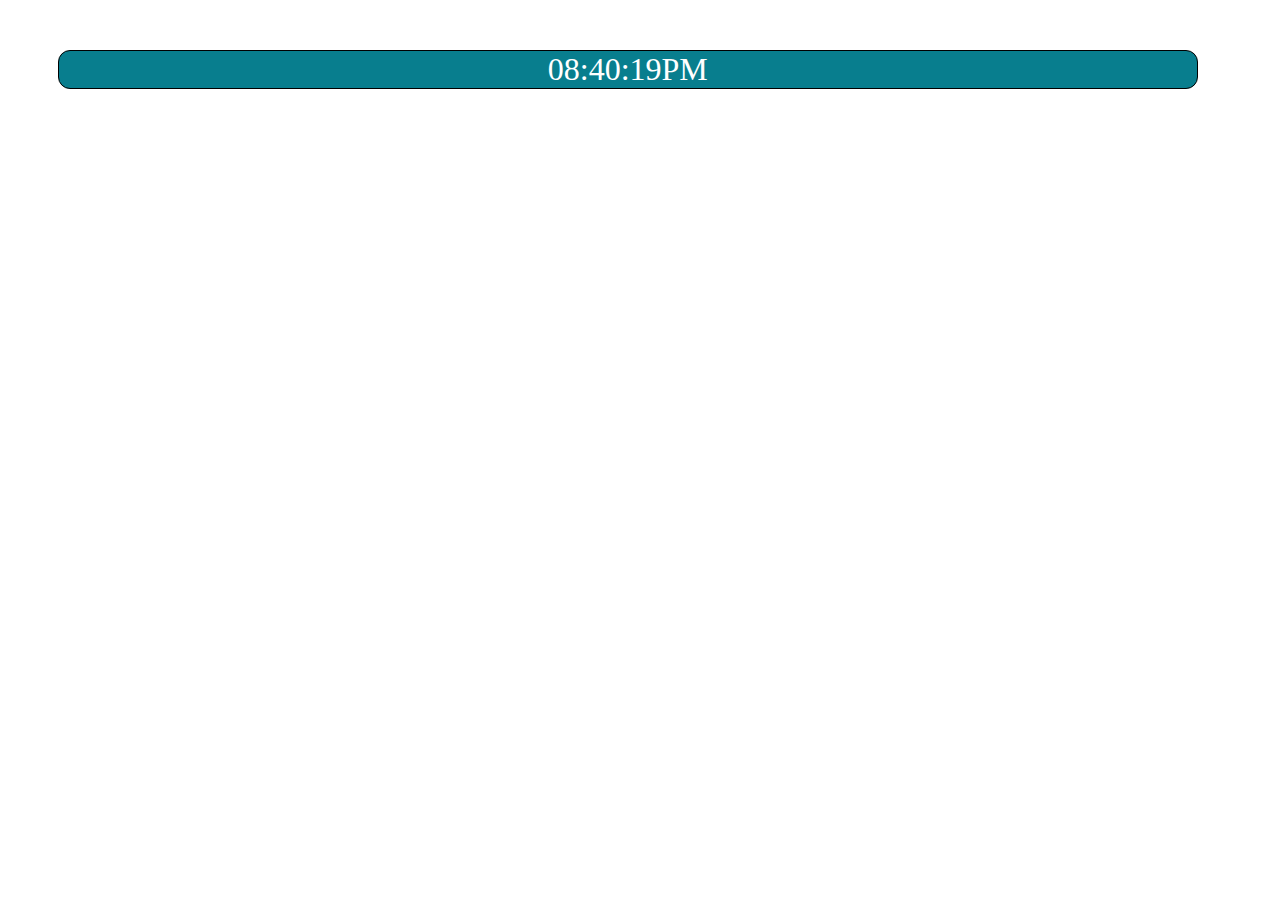
<file: clock1.html>
<!DOCTYPE html> 
<html lang="en"> 
<head> 
	<meta charset="UTF-8"> 
	<meta name="viewport" content= 
	"width=device-width, initial-scale=1.0"> 
	<title>My Clock</title> 
	<link rel="stylesheet" href="clock1.css">
	
</head> 
<body> 
	<div id="clock"></div> 

	<script src="clock1.js"></script> 
</body> 
</html>
</file>
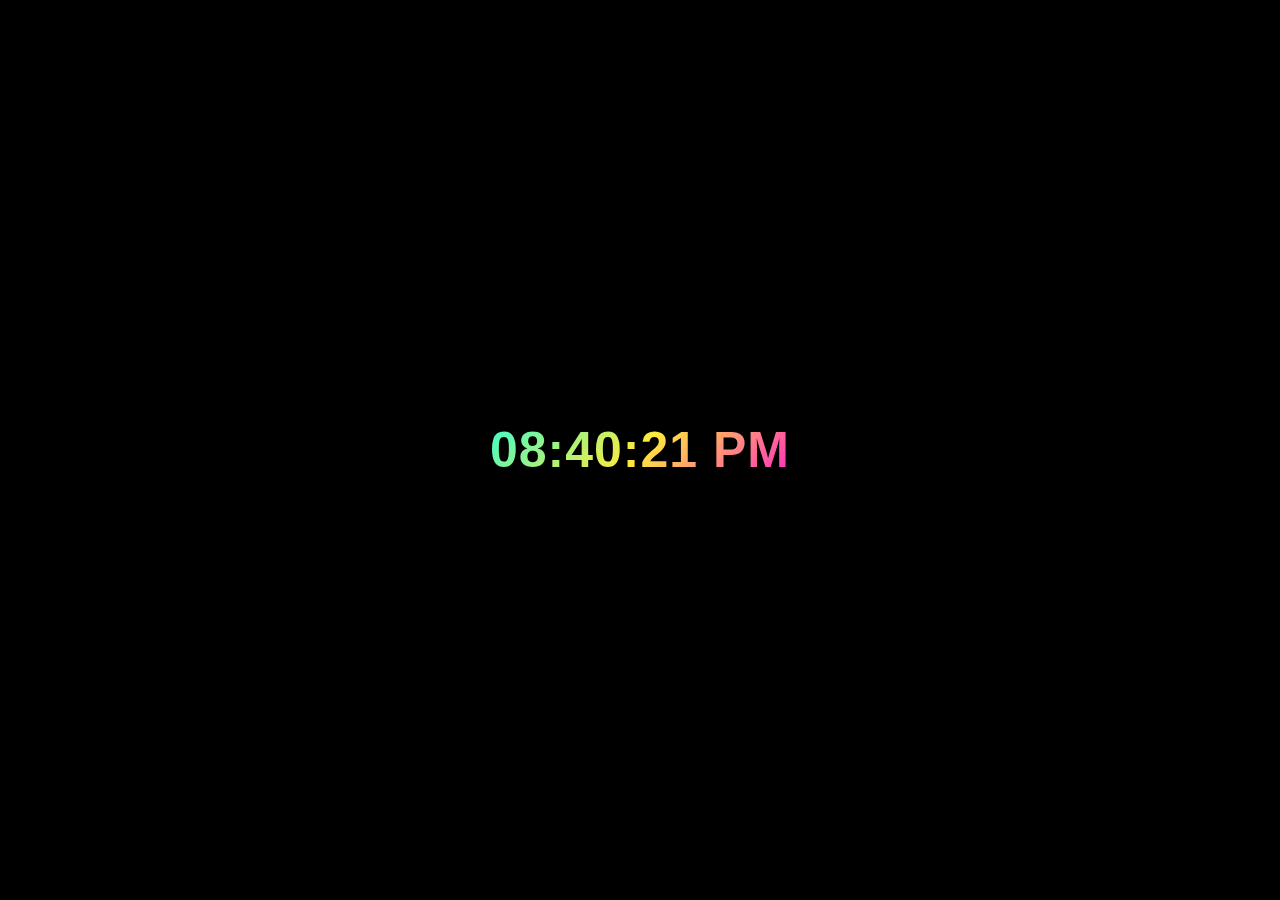
<file: digitalclock.html>
<!DOCTYPE html>
<html lang="en">
<head>
    <meta charset="UTF-8">
    <meta name="viewport" content="width=device-width, initial-scale=1.0">
    <title>Digital Clock</title>
    <link rel="stylesheet" href="digitalclock.css">
</head>
<body>
    <div class="wrapper">
        <div class="display">
            <div id="time">
                12:00:00
            </div>
            <span></span>
            <span></span>
        </div>
    </div>
     <script>
 
            
        setInterval(()=>{
            const time = document.querySelector("#time");
            let date = new Date();
            let hours = date.getHours();
            let minutes = date.getMinutes();
            let seconds = date.getSeconds();
            let day_night = "AM"

            if(hours > 12){
                day_night="PM"
                hours = hours - 12;

            }
            if(hours<10){
                hours = "0" + hours;

            }
            if(minutes<10){
                minutes = "0" + minutes;

            }
            if(seconds<10){
                seconds = "0" + seconds;
            }
            time.textContent = hours +":"+ minutes +":"+ seconds+" "+ day_night;
         });




    </script> 

    
</body>
</html>
</file>
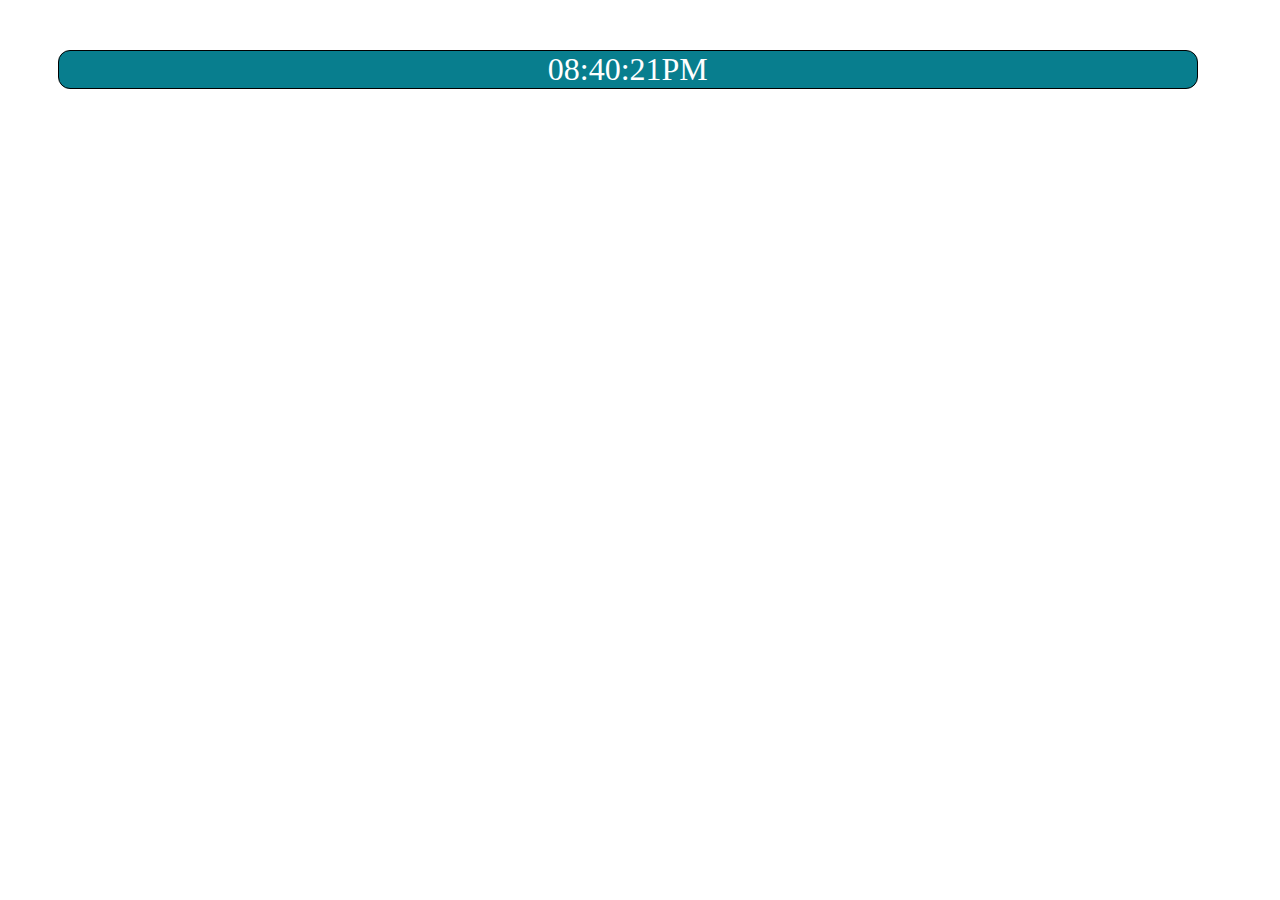
<file: Net_Clock.html>
<!DOCTYPE html> 
<html lang="en"> 
<head> 
	<meta charset="UTF-8"> 
	<meta name="viewport" content= 
	"width=device-width, initial-scale=1.0"> 
	<title>My Clock</title> 
	<link rel="stylesheet" href="Net_Clock.css">
	
</head> 
<body> 
	<div id="clock"></div> 

	<script src="Net_Clock.js"></script> 
</body> 
</html>
</file>
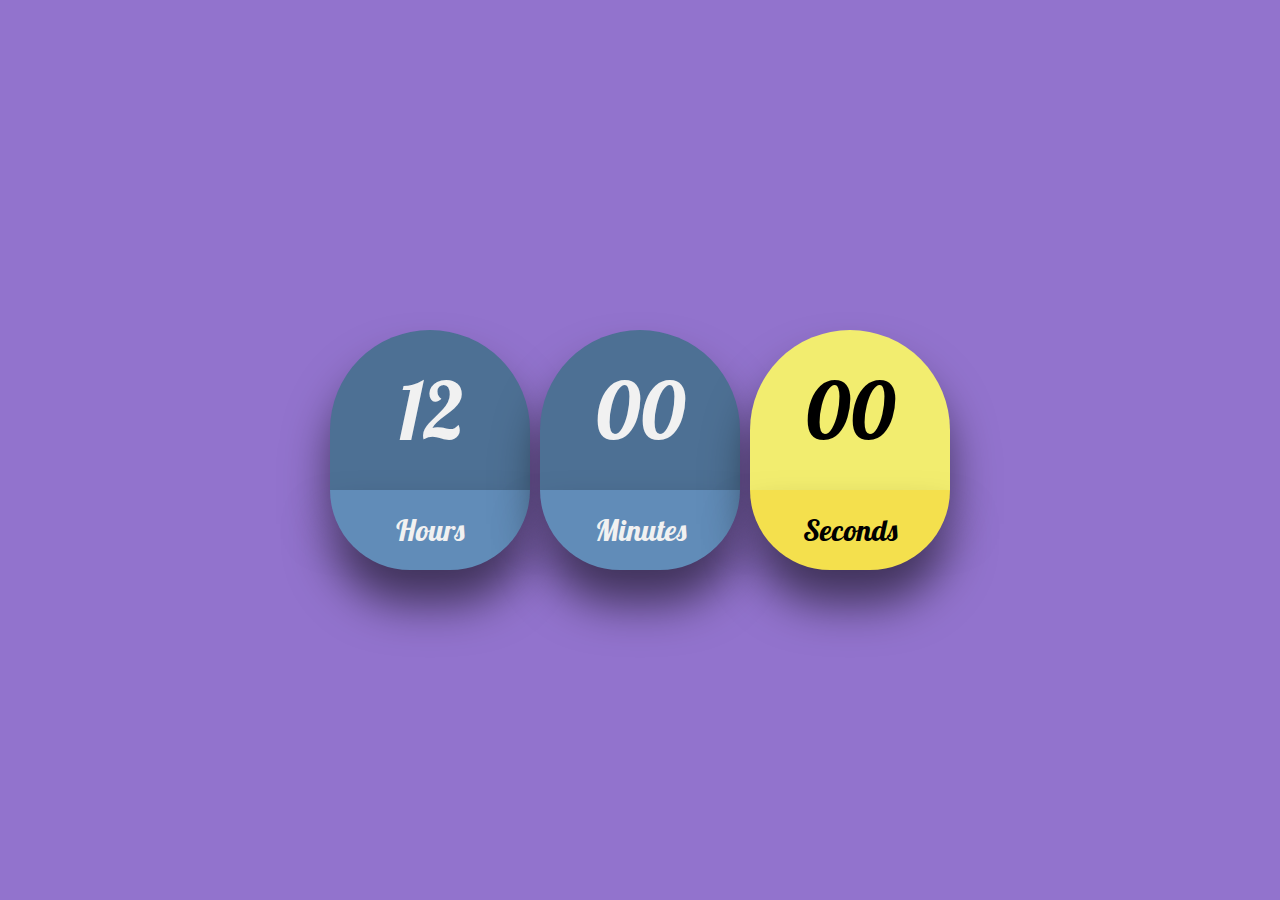
<file: clock/clock.html>
<link rel="stylesheet" href="clock.css">
<link href="https://fonts.googleapis.com/css2?family=Lobster&display=swap" rel="stylesheet">

<body>
        <div class="clock">
            <div><p id="hour">12</p><p>Hours</p></div>
            <div><p id="minutes">00</p><p>Minutes</p></div>
            <div><p id="seconds">00</p><p>Seconds</p></div>
        </div>
    <script src="clock.js"></script>
</body>
</file>
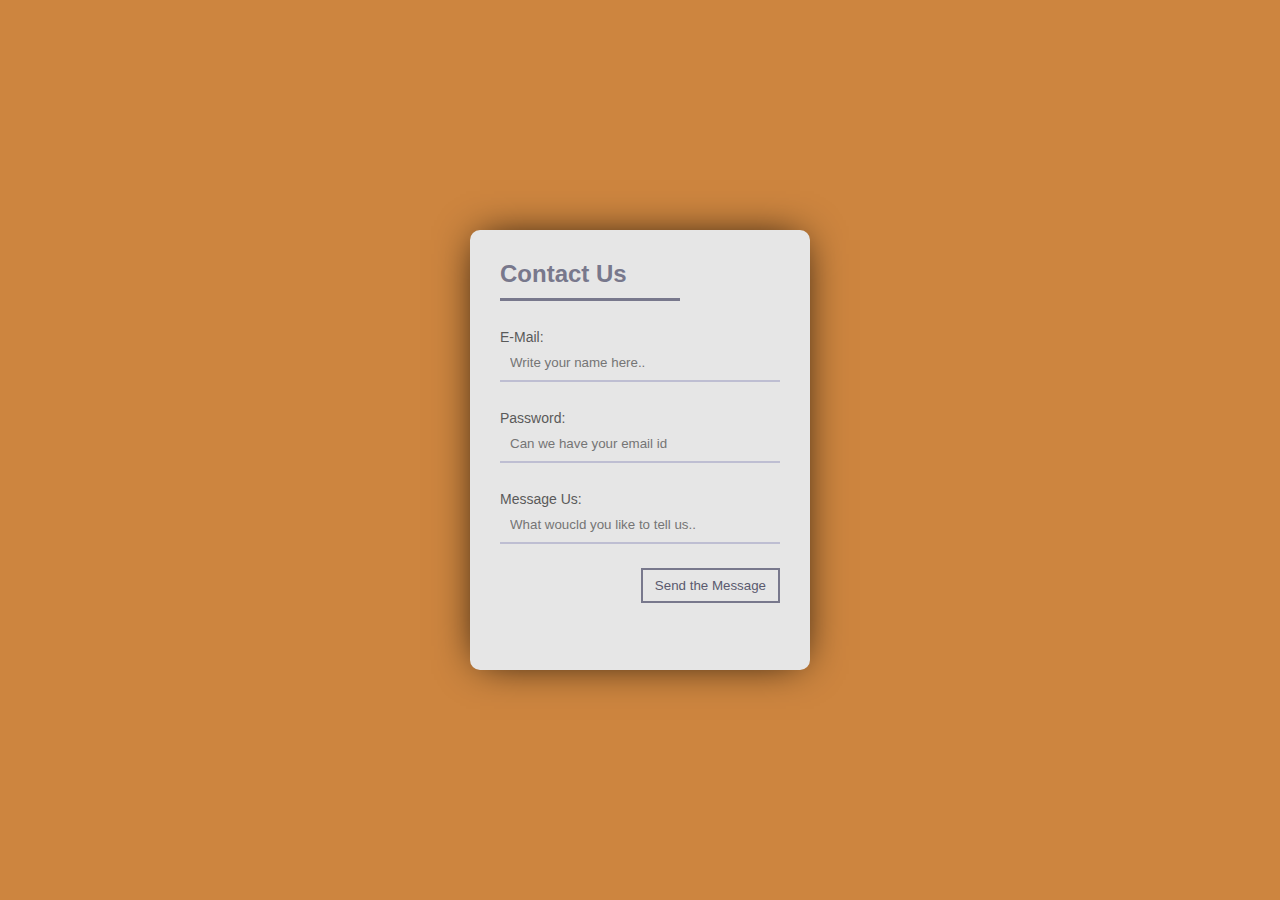
<file: Contact Us form/contact.html>
<!DOCTYPE html>
<html lang="en">

<head>
    <meta name="generator" content="" />
    <meta charset="UTF-8" />
    <meta name="viewport" content="width=device-width, initial-scale=1.0" />
    <title>Document</title>
    <link rel="stylesheet" href="contact.css" type="text/css" />
   
</head>

<body>
    <form class="form"> 
        <h2>Contact Us  </h2>
        <p type="E-Mail:" > 
            <input placeholder="Write your name here.." />
        </p>
        <p type="Password:">
            <input placeholder="Can we have your email id" />
        </p>
        <p type="Message Us:" >
            <input placeholder="What woucld you like to tell us.." />
        </p>
        <button>Send the Message</button>
    </form>
</body>

</html>
</file>
<file: clock1.css>
#clock { 
font-size: 200%; 
width: 90%; 
margin: 50px; 
text-align: center; 
border: 1px solid black; 
border-radius: 12px; 
background:#087E8E;
color:white;
}
</file>
<file: digitalclock.css>
*{
    margin: 0;
    padding: 0;
    font-family: 'Poppins',sans-serif;
    
}
html,body{
    display: grid;
    height: 100%;
    place-items: centre;
    background: #000;

}
/* .wrapper{
    height: 100px;
    width: 360px;
    background: linear-gradient(135deg, #14ffe9,#ffeb3b,#ff00e0);
    border-radius: 10px;
} */
.display{
    position: absolute;
    top: 50%;
    /* opacity: 0; */
    left: 50%;
    transform: translate(-50%,-50%);
    z-index: 999;
    background: #000;
    height: 85px;
    width: 345px;
    border-radius: 6px;

    text-align: center;

}
.display #time{
    line-height: 85px;
    color: #fff;
    font-size: 50px;
    font-weight: 600;
    letter-spacing: 1px;
    background: linear-gradient(135deg, #14ffe9,#ffeb3b,#ff00e0);
    -webkit-background-clip: text;
    -webkit-text-fill-color: transparent;
    animation: animate 1.5s linear infinite;

}
@keyframes animate{
    100%{
        filter: hue-rotate(360deg);
    }

}
</file>
<file: Net_Clock.css>
#clock { 
font-size: 200%; 
width: 90%; 
margin: 50px; 
text-align: center; 
border: 1px solid black; 
border-radius: 12px; 
background:#087E8E;
color:white;
}
</file>
<file: clock/clock.css>
*{
    padding: 0;
    margin: 0;
    box-sizing: border-box;
}
body{
    font-family: 'Lobster', cursive;
    height: 100vh;
    display: flex;
    justify-content: center;  align-items: center;
    background-color:#9273cd;
}
.clock{
    display: flex;
}
.clock div{
    position: relative;
    margin: 0 5px;
    width: 200px;
    height: 240px;
}
.clock div p{
    position: relative;
    display: flex;
    width: 200px;
    height: 160px;
    justify-content: center;
    align-items: center;
    background-color:  #4d7094;
    color: #f1f1f1;
    z-index: 1;
    font-size: 80px;
    border: none;
    box-shadow: 0px 34px 45px 0px rgba(0, 0, 0, 0.56);
}
.clock div p:first-child{
    border-radius: 100px 100px 0 0;
}
.clock div p:last-child{
    font-size: 30px;
    height: 80px;
    background-color: #618cb8;
    border-radius:  0 0 100px 100px;
    color: #f1f1f1;
}
.clock div:last-child p{
    background-color: #f2ed6f; 
    color: #000000;
}
.clock div:last-child p:last-child{
    background-color:  #f4e04d;
    color: #000000;
}
</file>
<file: Contact Us form/contact.css>
body{background:#CD853F;
    margin:0}

.form
{
 width:340px;
 height:440px;
 background:#e6e6e6;
 border-radius:10px;
 box-shadow:0 0 40px -10px #000;
 margin:calc(50vh - 220px) auto;
 padding:20px 30px;
 max-width:calc(100vw - 40px);
 box-sizing:border-box;
 font-family:'Montserrat',sans-serif;
 position:relative
}

h2
{
    margin:10px 0;
    padding-bottom:10px;
    width:180px;
    color:#78788c;
    border-bottom:3px solid #78788c
}

input
{
    width:100%;
    padding:10px;
    box-sizing:border-box;
    background:none;
    outline:none;
    resize:none;
    border:0;
    font-family:'Montserrat',sans-serif;
    transition:all .3s;
    border-bottom:2px solid #bebed2
}

input:focus
{
    border-bottom:2px solid #78788c
}

p:before
{
    content:attr(type);
    display:block;
    margin:28px 0 0;
    font-size:14px;
    color:#5a5a5a
}

button
{
    float:right;
    padding:8px 12px;
    margin:8px 0 0;
    font-family:'Montserrat',sans-serif;
    border:2px solid #78788c;
    background:0;
    color:#5a5a6e;
    cursor:pointer;
    transition:all .5s
}
button:hover
{
    background:#78788c;
    color: mintcream;
}
</file>
